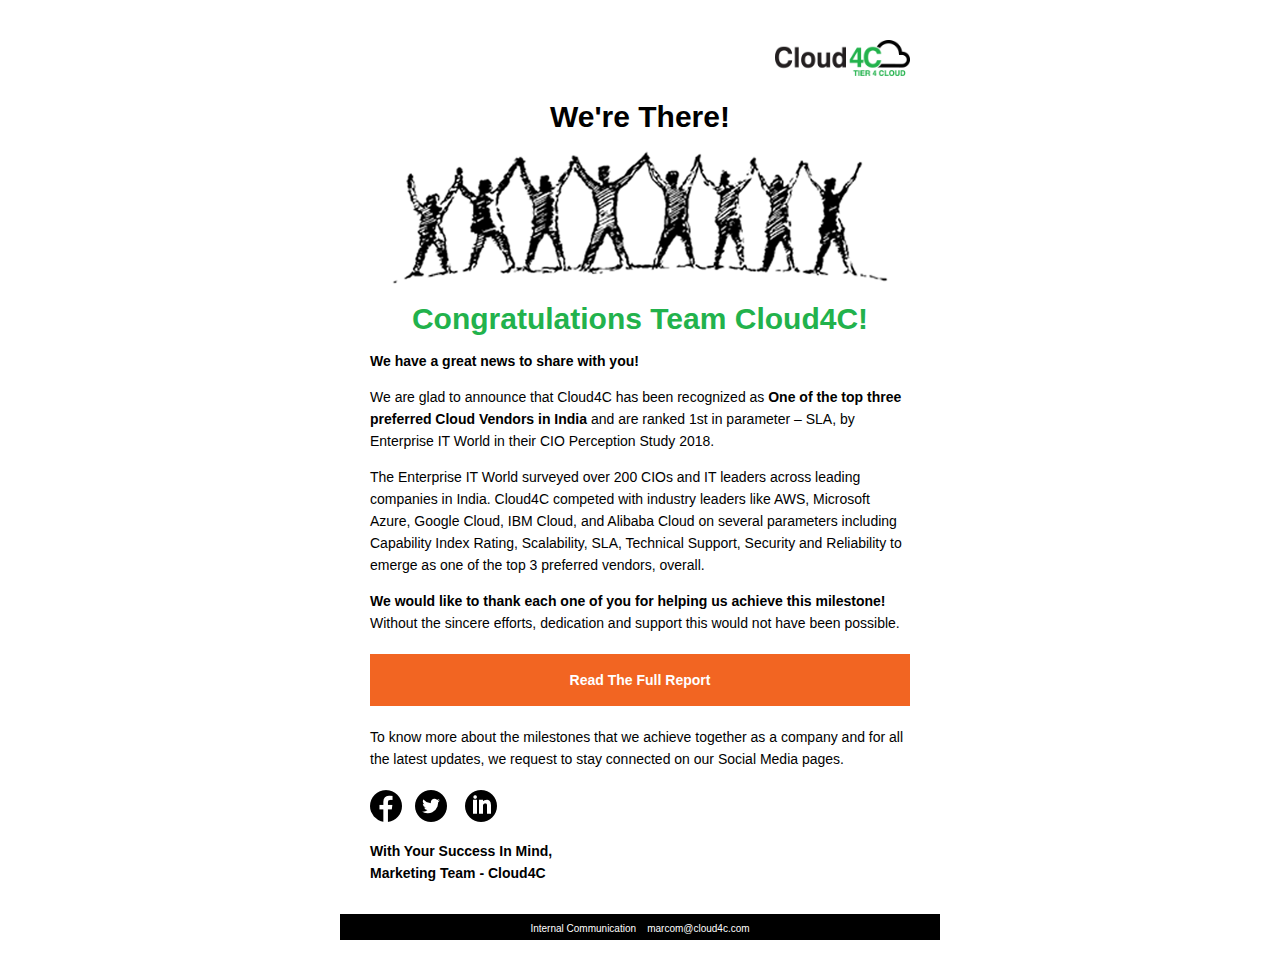
<file: cloud4c.html>
<!DOCTYPE html>
<html>
<head>
    <title>Cloud4C Best in SLA</title>
    <meta name="viewport" content="width=device-width, initial-scale=1, user-scalable=no">
    <meta http-equiv="Content-Type" content="text/html; charset=utf-8" />
    <meta name="keywords" content="" />
</head>
<body style="margin: 0px;background: #ffffff;">
    <div style="margin:0;padding:0;">
        <style>
        /* oswald-700 - latin */
        @font-face {
        font-family: 'Oswald';
        font-style: normal;
        font-weight: 700;
        src: url('https://gleecus.github.io/insights/fonts/Oswald/oswald-v16-latin-700.eot'); /* IE9 Compat Modes */
        src: local('Oswald Bold'), local('Oswald-Bold'),
        url('https://gleecus.github.io/insights/fonts/Oswald/oswald-v16-latin-700.eot?#iefix') format('embedded-opentype'), /* IE6-IE8 */
        url('https://gleecus.github.io/insights/fonts/Oswald/oswald-v16-latin-700.woff2') format('woff2'), /* Super Modern Browsers */
        url('https://gleecus.github.io/insights/fonts/Oswald/oswald-v16-latin-700.woff') format('woff'), /* Modern Browsers */
        url('https://gleecus.github.io/insights/fonts/Oswald/oswald-v16-latin-700.ttf') format('truetype'), /* Safari, Android, iOS */
        url('https://gleecus.github.io/insights/fonts/Oswald/oswald-v16-latin-700.svg#Oswald') format('svg'); /* Legacy iOS */
        }
        </style>
    <table align="center" cellpadding="0" cellspacing="0" style="max-width: 600px;height: auto;background-color: #ffffff;padding:20px 0px;">
           
        <tr>
            <td>
                <table style="padding:10px 0px;text-align: center;" cellpadding="0" cellspacing="0" width="100%" align="center">
                    <tr>
                        <td align="right">
                            <a href="https://www.cloud4c.com/CIO_Public_Cloud.php" target="_blank" style="margin-right:30px;"><img src="https://gleecus.github.io/insights/images/logo.png" alt="cloud4c logo" style="width: 135px;margin-top: 10px;"></a>
                        </td>
                    </tr>
                    <tr>
                        <td align="center">
                            <p style="font-family: 'Roboto', sans-serif;color: #000000;font-size: 30px;margin:20px 8px 0px;font-weight: 700;">We're There!</p>
                        </td>
                    </tr>
                </table>
                <table align="center" cellspacing="0" cellpadding="0">
                    <tr>
                        <td align="center">
                            <a href="https://www.cloud4c.com/CIO_Public_Cloud.php" target="_blank">
                                <img src="https://gleecus.github.io/insights/images/banner_image.png" style="max-width: 100%;">
                            </a>
                        </td>
                    </tr>
                </table>
                <table cellspacing="0" cellpadding="10">
                    <tr>
                        <td align="center">
                            <p style="font-family: 'Roboto', sans-serif;color: #22b24c;font-size: 30px;font-weight: 700;margin: 0px;">Congratulations Team Cloud4C!</p>
                            <div style="font-family: 'Roboto', sans-serif;display: inline-block;text-align: left;padding: 0px 20px;">
                                <p style="color: #000000;font-size: 14px;font-weight: 700;line-height: 22px;">We have a great news to share with you! </p>
                                <p style="color: #000000;font-size: 14px;font-weight: 300;line-height: 22px;">
                                    We are glad to announce that Cloud4C has been recognized as 
                                    <span style="color: #000000;font-size: 14px;font-weight: 700;line-height: 22px;">
                                            One of the top three preferred Cloud Vendors in India
                                    </span> and are ranked 1st in parameter – SLA, 
                                    by Enterprise IT World in their CIO Perception Study 2018. 
                                </p>
                                <p style="color: #000000;font-size: 14px;font-weight: 300;line-height: 22px;margin-bottom: 0px;">
                                    The Enterprise IT World surveyed over 200 CIOs and IT leaders across leading companies in India. Cloud4C competed with industry 
                                    leaders like AWS, Microsoft Azure, Google Cloud, IBM Cloud, and Alibaba Cloud on several parameters including Capability Index Rating, 
                                    Scalability, SLA, Technical Support, Security and Reliability to emerge as one of the top 3 preferred vendors, overall.
                                </p>
                                <p style="color: #000000;font-size: 14px;font-weight: 300;line-height: 22px;margin-bottom: 20px;"><span style="color: #000000;font-size: 14px;font-weight: 700;line-height: 22px;">
                                    We would like to thank each one of you for helping us achieve this milestone! 
                                    </span><br>
                                    Without the sincere efforts, dedication and support this would not have been possible.
                                </p>
                                <div style="margin:10px 0px;">
                                    <a href="https://www.cloud4c.com/CIO_Public_Cloud.php" style="text-decoration:none;color: #fff; display:block; border: none;background: #f26522;padding: 18px 5%;font-size: 14px;font-weight: 700;margin: 20px 0px; width:90%; text-align: center;" target="_blank">Read The Full Report</a>
                                </div>
                                <p style="color: #000000;font-size: 14px;font-weight: 300;line-height: 22px;margin-bottom: 20px;">
                                    To know more about the milestones that we achieve together as a company and for all the latest updates, we request to stay connected on our Social Media pages.
                                </p>
                                <div>
                                  <a href="https://www.facebook.com/Cloud4C/?utm-source=ETIT" target="_blank"><img src="https://gleecus.github.io/insights/images/facebook.png" alt=""></a> &nbsp;&nbsp;<a href="https://twitter.com/Cloud4Cservices?utm-source=ETIT" target="_blank"><img src="https://gleecus.github.io/insights/images/twitter.png" alt=""></a> &nbsp;&nbsp; <a href="https://www.linkedin.com/company/cloud4c/?utm-source=ETIT" target="_blank"><img src="https://gleecus.github.io/insights/images/linkedin.png" alt=""></a>
                              </div>
                                <p style="color: #000000;font-size: 14px;font-weight: 700;line-height: 22px;margin-bottom: 20px;">
                                    With Your Success In Mind,<br>
                                    Marketing Team - Cloud4C
                                </p>
                            </div>
                        </td>
                    </tr>
                </table>                
                <table width="100%" cellspacing="0" cellpadding="0" align="center" style="background: #000000;">
                    <tr>
                        <td align="center">
                            <ul style="padding: 0px;margin: 4px 0px;font-family: 'Roboto', sans-serif;">
                                <li style="display: inline-block;color:#ffffff;font-size: 10px; text-align: center;">Internal Communication &nbsp;&nbsp;
                                    <a href="mailto:marcom@cloud4c.com" style="color:#fff;text-decoration:none;">marcom@cloud4c.com</a></li>
                            </ul>
                        </td>
                    </tr>
                </table>
            </td>
        </tr>
    </table>
</div>
</body>
</html>
</file>
